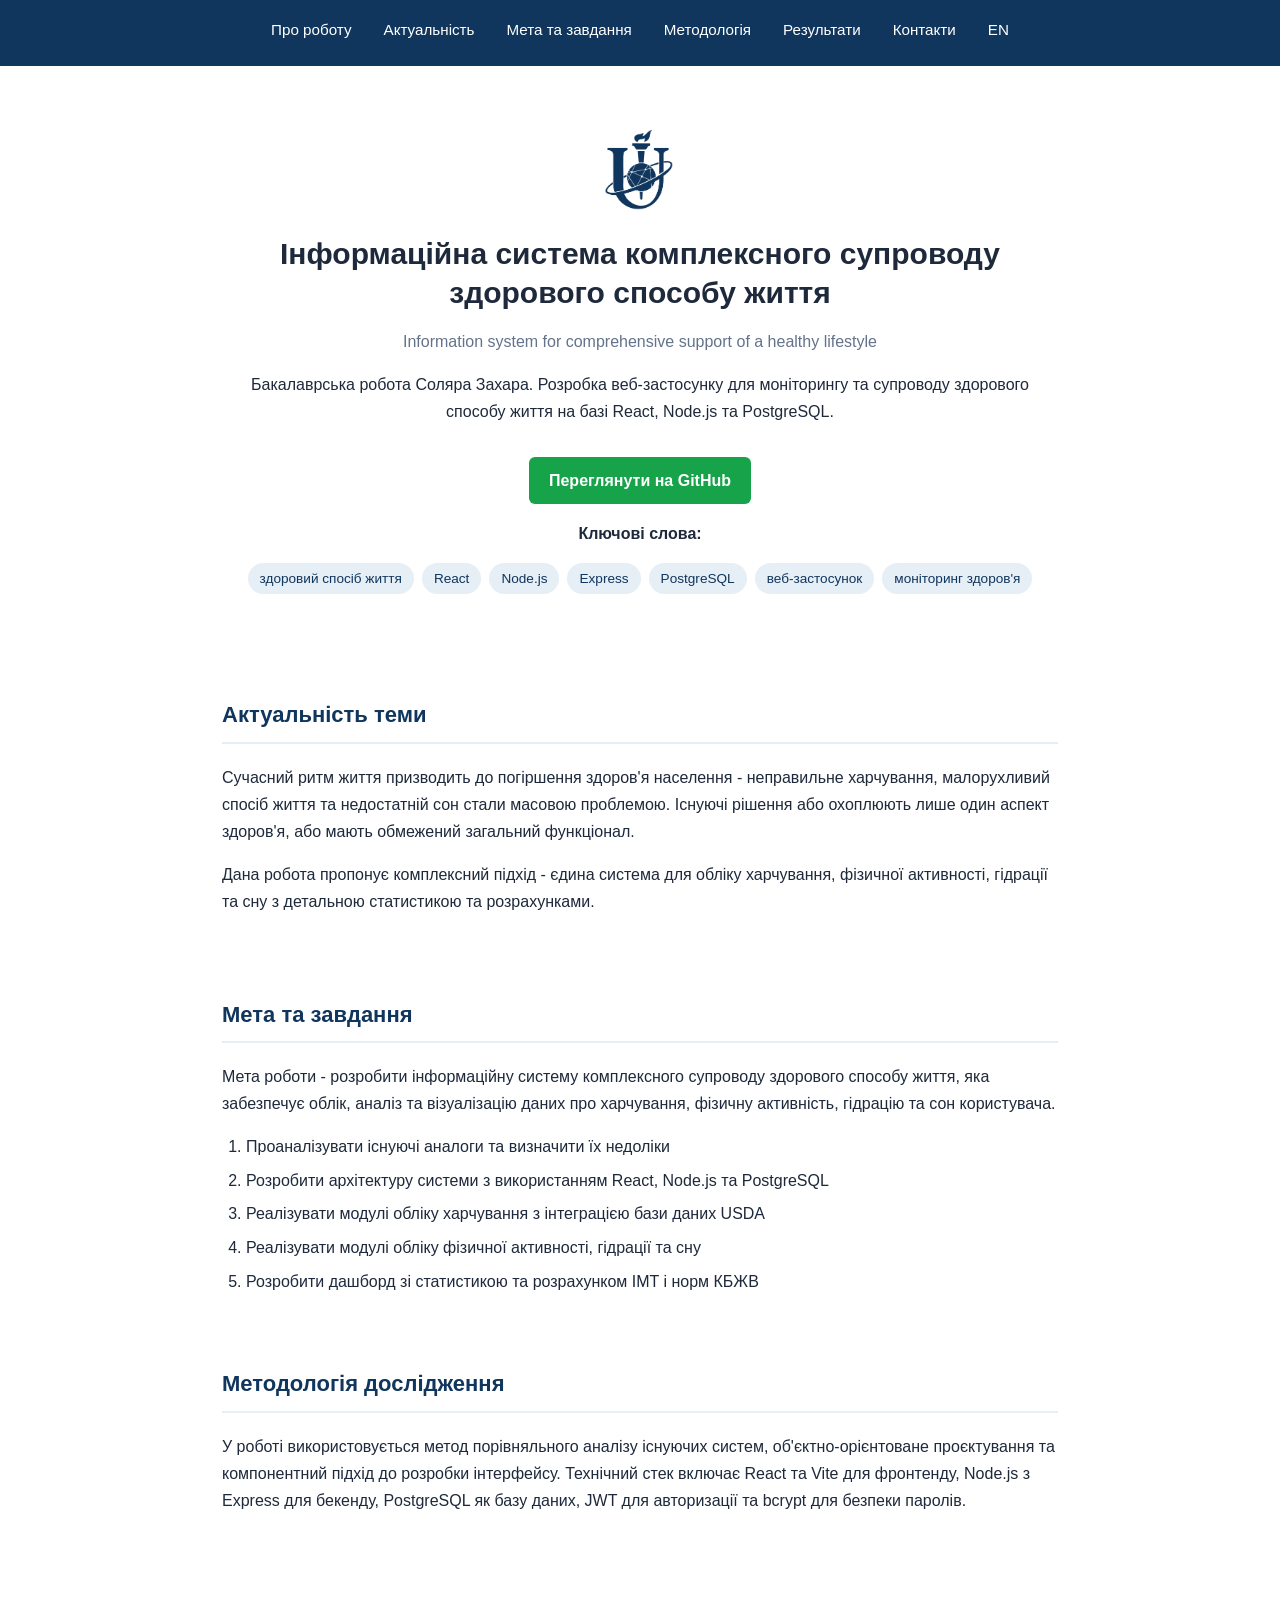
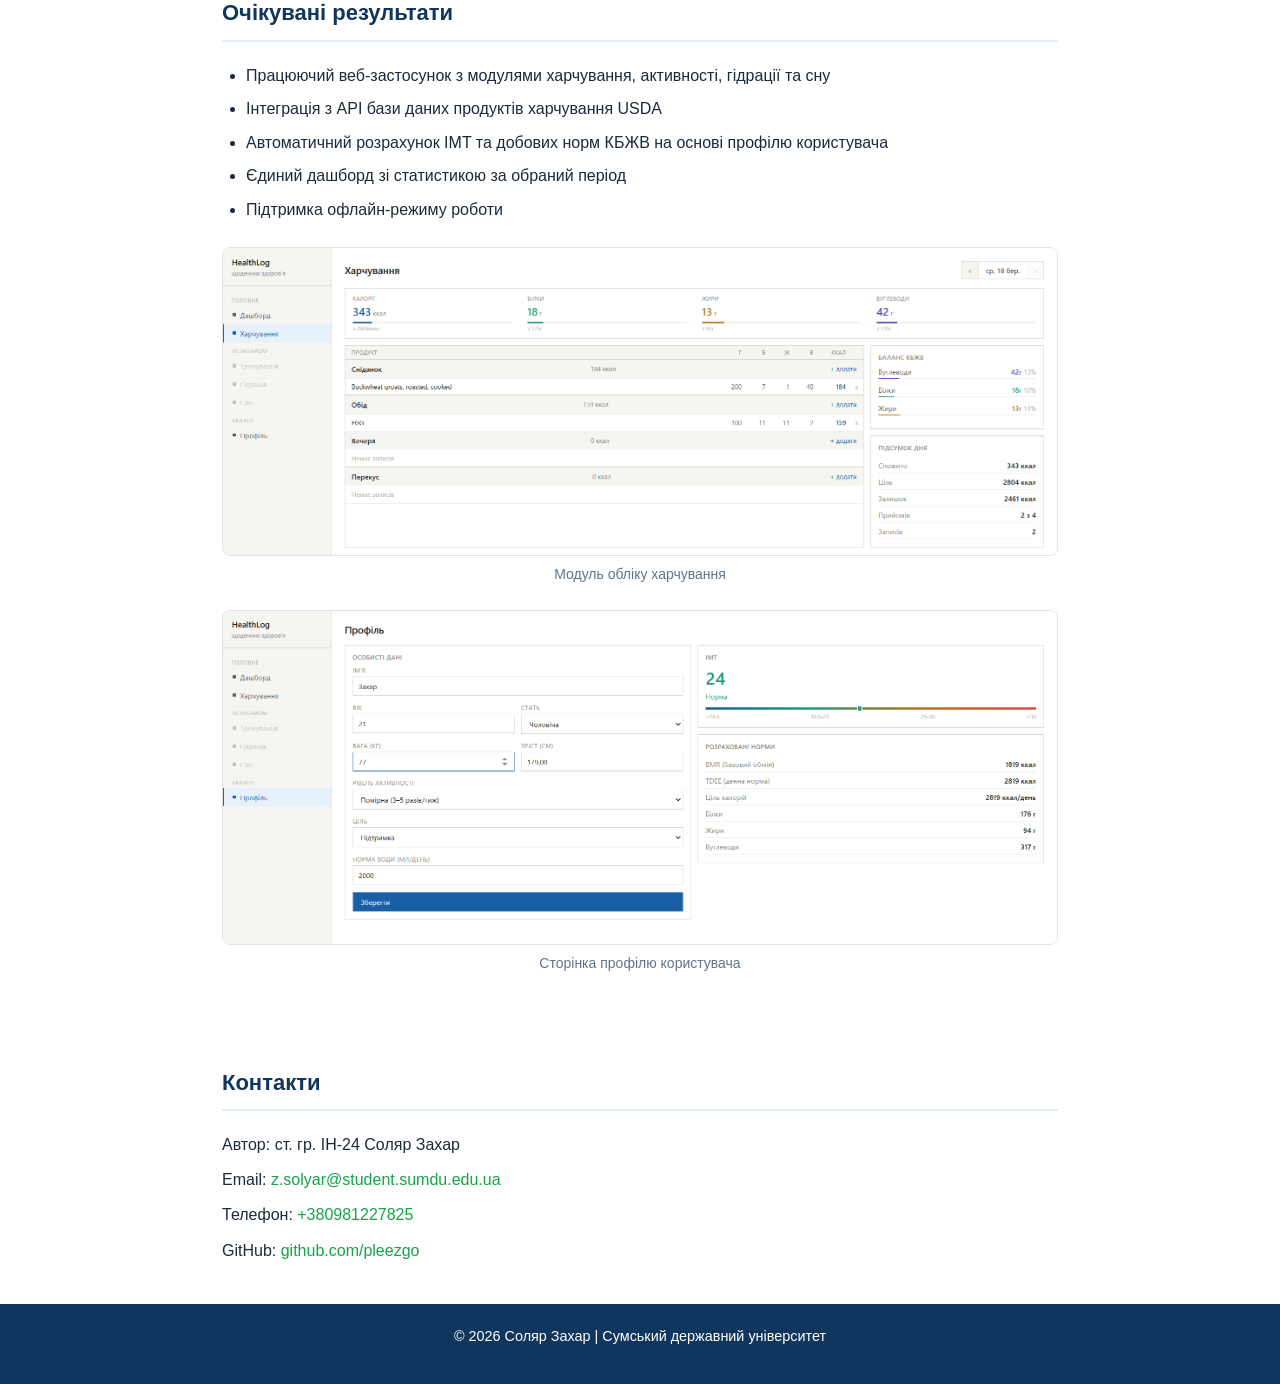
<file: index.html>
<!DOCTYPE html>
<html lang="uk">
<head>
    <meta charset="UTF-8">
    <meta name="viewport" content="width=device-width, initial-scale=1.0">

    <title>Інформаційна система комплексного супроводу здорового способу життя</title>
    <meta name="description" content="Бакалаврська робота Соляра Захара. Розробка веб-застосунку для моніторингу та супроводу здорового способу життя на базі React, Node.js та PostgreSQL." />
    <meta name="keywords" content="інформаційна система, здоровий спосіб життя, React, Node.js, Express, PostgreSQL, веб-застосунок, моніторинг здоров'я" />
    <meta name="author" content="Соляр Захар" />
    <meta name="robots" content="index, follow" />
    
    <link rel="canonical" href="https://pleezgo.github.io/project-landing/" />

    <meta property="og:title" content="Інформаційна система комплексного супроводу здорового способу життя" />
    <meta property="og:description" content="Бакалаврська робота Соляра Захара. Розробка веб-застосунку для моніторингу та супроводу здорового способу життя на базі React, Node.js та PostgreSQL." />
    <meta property="og:type" content="website" />
    <meta property="og:url" content="https://pleezgo.github.io/project-landing/" />
    <meta property="og:locale" content="uk_UA" />

    <link rel="icon" type="image/x-icon" href="images/favicon.ico" />
    <link rel="icon" type="image/png" sizes="16x16" href="images/favicon-16x16.png" />
    <link rel="icon" type="image/png" sizes="32x32" href="images/favicon-32x32.png" />
    <link rel="apple-touch-icon" sizes="180x180" href="images/apple-touch-icon.png" />

    <link rel="stylesheet" href="reset.css" />
    <link rel="stylesheet" href="styles.css" />

    <script type="application/ld+json">
        {
        "@context": "https://schema.org",
        "@type": "ScholarlyArticle",
        "headline": "Інформаційна система комплексного супроводу здорового способу життя",
        "author": {
            "@type": "Person",
            "name": "Соляр Захар"
        },
        "description": "Розробка веб-застосунку для моніторингу та підтримки здорового способу життя на базі React, Node.js та PostgreSQL.",
        "keywords": "інформаційна система, здоровий спосіб життя, React, Node.js, Express, PostgreSQL",
        "inLanguage": "uk"
        }
    </script>
</head>
<body>
  <header role="banner">
    <nav aria-label="Головна навігація">
      <ul>
        <li><a href="#hero-title">Про роботу</a></li>
        <li><a href="#about-title">Актуальність</a></li>
        <li><a href="#goals-title">Мета та завдання</a></li>
        <li><a href="#methodology-title">Методологія</a></li>
        <li><a href="#results-title">Результати</a></li>
        <li><a href="#contacts-title">Контакти</a></li>
        <li><a href="en/index.html">EN</a></li>
      </ul>
    </nav>
  </header>

  <main role="main">
    <section class="hero" aria-labelledby="hero-title">
      <img src="images/logo.png" alt="Логотип університету" />
      <h1 id="hero-title">Інформаційна система комплексного супроводу здорового способу життя</h1>
      <p lang="en">Information system for comprehensive support of a healthy lifestyle</p>
      <p>Бакалаврська робота Соляра Захара. Розробка веб-застосунку для моніторингу та супроводу здорового способу життя на базі React, Node.js та PostgreSQL.</p>
      <a href="https://github.com/pleezgo/project" target="_blank">Переглянути на GitHub</a>
      <p><strong>Ключові слова:</strong></p>
      <ul aria-label="Ключові слова">
        <li>здоровий спосіб життя</li>
        <li>React</li>
        <li>Node.js</li>
        <li>Express</li>
        <li>PostgreSQL</li>
        <li>веб-застосунок</li>
        <li>моніторинг здоров'я</li>
      </ul>
    </section>

    <section aria-labelledby="about-title">
      <h2 id="about-title">Актуальність теми</h2>
      <p>Сучасний ритм життя призводить до погіршення здоров'я населення - неправильне харчування, малорухливий спосіб життя та недостатній сон стали масовою проблемою. Існуючі рішення або охоплюють лише один аспект здоров'я, або мають обмежений загальний функціонал.</p>
      <p>Дана робота пропонує комплексний підхід - єдина система для обліку харчування, фізичної активності, гідрації та сну з детальною статистикою та розрахунками.</p>
    </section>

    <section aria-labelledby="goals-title">
      <h2 id="goals-title">Мета та завдання</h2>
      <p>Мета роботи - розробити інформаційну систему комплексного супроводу здорового способу життя, яка забезпечує облік, аналіз та візуалізацію даних про харчування, фізичну активність, гідрацію та сон користувача.</p>
      <ol aria-label="Основні завдання">
        <li>Проаналізувати існуючі аналоги та визначити їх недоліки</li>
        <li>Розробити архітектуру системи з використанням React, Node.js та PostgreSQL</li>
        <li>Реалізувати модулі обліку харчування з інтеграцією бази даних USDA</li>
        <li>Реалізувати модулі обліку фізичної активності, гідрації та сну</li>
        <li>Розробити дашборд зі статистикою та розрахунком IMT і норм КБЖВ</li>
      </ol>
    </section>

    <section aria-labelledby="methodology-title">
      <h2 id="methodology-title">Методологія дослідження</h2>
      <p>У роботі використовується метод порівняльного аналізу існуючих систем, об'єктно-орієнтоване проєктування та компонентний підхід до розробки інтерфейсу. Технічний стек включає React та Vite для фронтенду, Node.js з Express для бекенду, PostgreSQL як базу даних, JWT для авторизації та bcrypt для безпеки паролів.</p>
    </section>

    <section aria-labelledby="results-title">
      <h2 id="results-title">Очікувані результати</h2>
      <ul>
        <li>Працюючий веб-застосунок з модулями харчування, активності, гідрації та сну</li>
        <li>Інтеграція з API бази даних продуктів харчування USDA</li>
        <li>Автоматичний розрахунок IMT та добових норм КБЖВ на основі профілю користувача</li>
        <li>Єдиний дашборд зі статистикою за обраний період</li>
        <li>Підтримка офлайн-режиму роботи</li>
      </ul>

      <figure>
        <img src="images/screenshot-1.png" alt="Скріншот модулю обліку харчування" />
        <figcaption>Модуль обліку харчування</figcaption>
      </figure>
      <figure>
        <img src="images/screenshot-2.png" alt="Скріншот сторінки профілю користувача" />
        <figcaption>Сторінка профілю користувача</figcaption>
      </figure>
    </section>

    <section aria-labelledby="contacts-title">
      <h2 id="contacts-title">Контакти</h2>
      <address>
        <p>Автор: ст. гр. ІН-24 Соляр Захар</p>
        <p>Email: <a href="mailto:z.solyar@student.sumdu.edu.ua">z.solyar@student.sumdu.edu.ua</a></p>
        <p>Телефон: <a href="tel:+380981227825">+380981227825</a></p>
        <p>GitHub: <a href="https://github.com/pleezgo" target="_blank">github.com/pleezgo</a></p>
      </address>
    </section>
  </main>

  <footer role="contentinfo">
    <p>© 2026 Соляр Захар | Сумський державний університет</p>
  </footer>
</body>
</html>
</file>
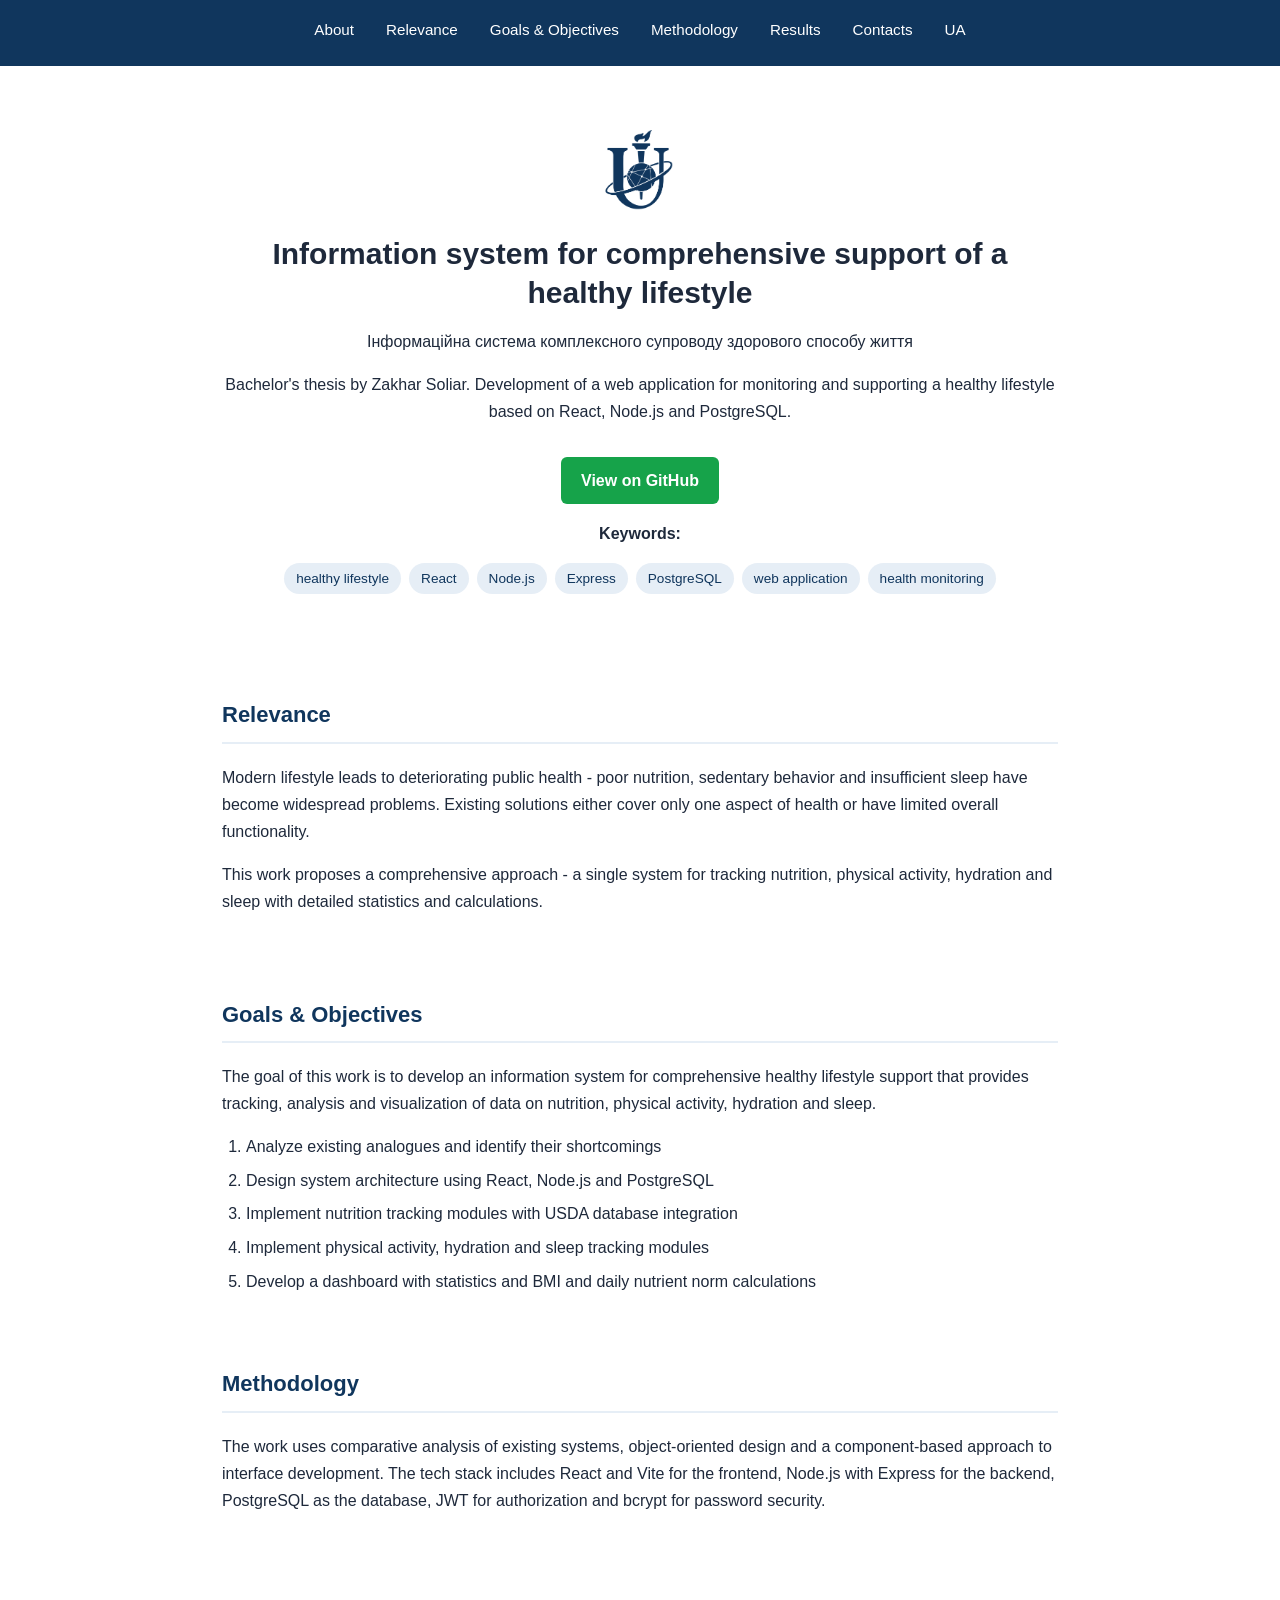
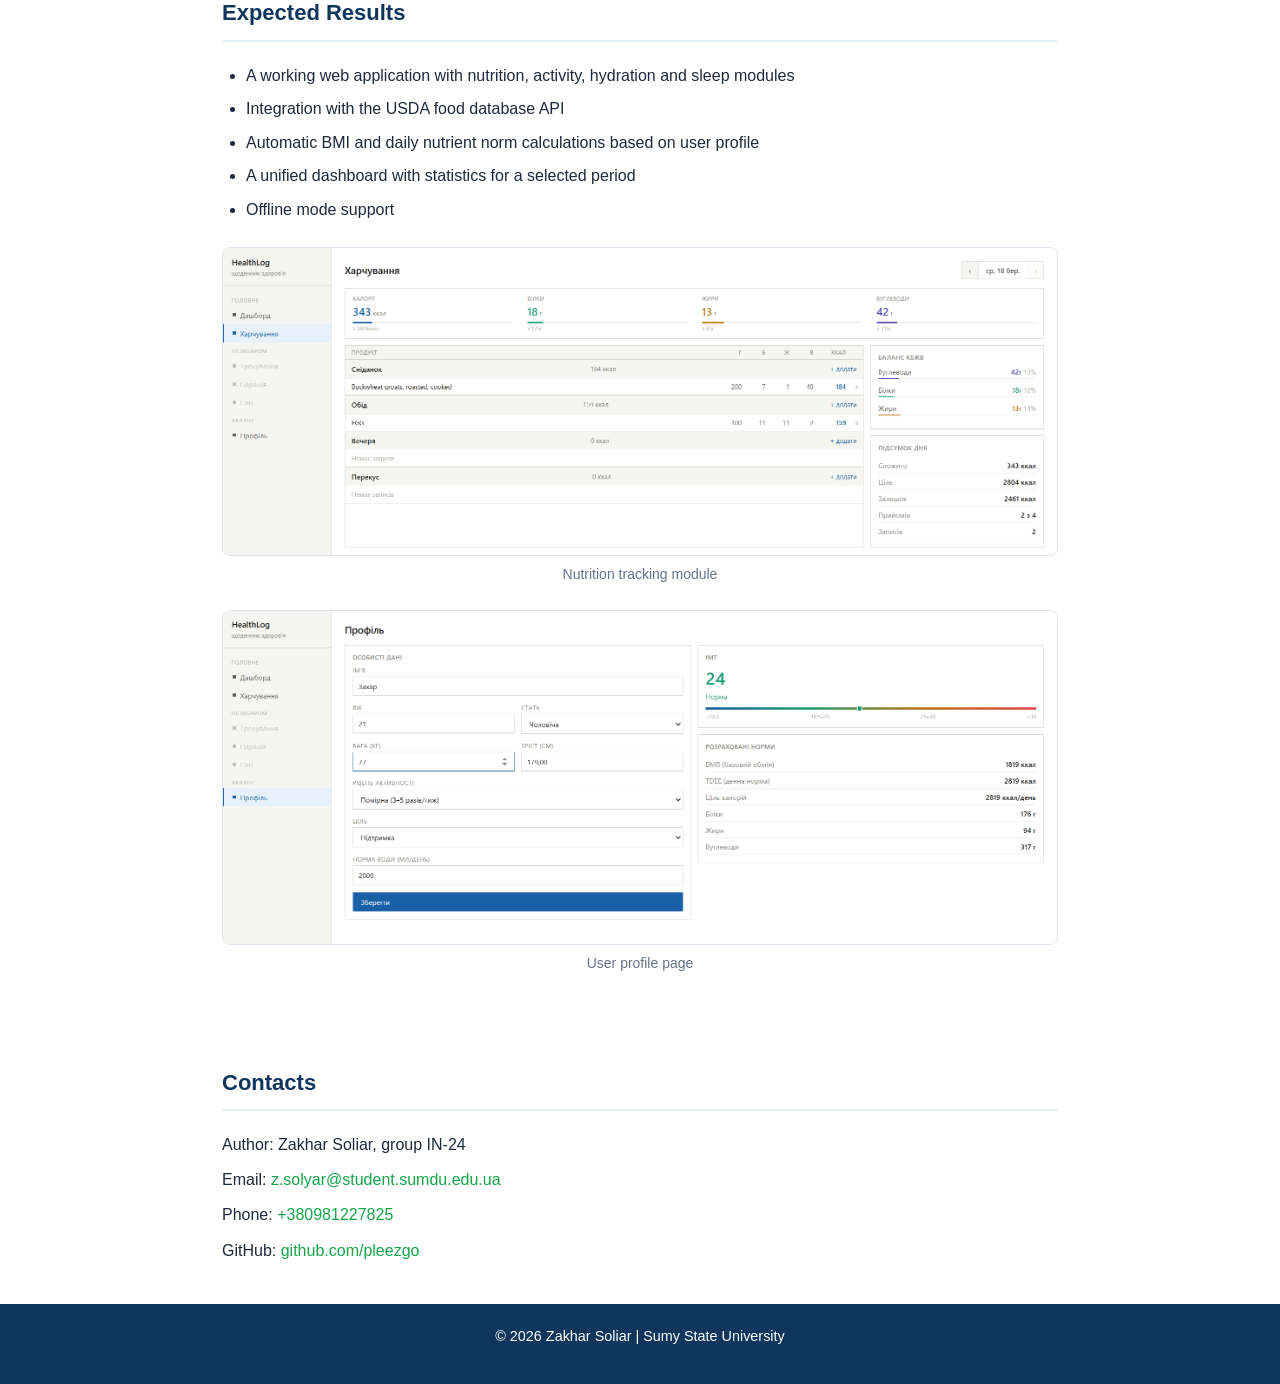
<file: en/index.html>
<!DOCTYPE html>
<html lang="en">
<head>
    <meta charset="UTF-8">
    <meta name="viewport" content="width=device-width, initial-scale=1.0">

    <title>Information System for Comprehensive Healthy Lifestyle Support</title>
    <meta name="description" content="Bachelor's thesis by Zakhar Soliar. Development of a web application for monitoring and supporting a healthy lifestyle based on React, Node.js and PostgreSQL." />
    <meta name="keywords" content="information system, healthy lifestyle, React, Node.js, Express, PostgreSQL, web application, health monitoring" />
    <meta name="author" content="Zakhar Soliar" />
    <meta name="robots" content="index, follow" />

    <link rel="canonical" href="https://pleezgo.github.io/project-landing/en/" />

    <meta property="og:title" content="Information System for Comprehensive Healthy Lifestyle Support" />
    <meta property="og:description" content="Bachelor's thesis by Zakhar Soliar. Development of a web application for monitoring and supporting a healthy lifestyle." />
    <meta property="og:type" content="website" />
    <meta property="og:url" content="https://pleezgo.github.io/project-landing/en/" />
    <meta property="og:locale" content="en_US" />

    <link rel="icon" type="image/x-icon" href="../images/favicon.ico" />
    <link rel="icon" type="image/png" sizes="16x16" href="../images/favicon-16x16.png" />
    <link rel="icon" type="image/png" sizes="32x32" href="../images/favicon-32x32.png" />
    <link rel="apple-touch-icon" sizes="180x180" href="../images/apple-touch-icon.png" />

    <link rel="stylesheet" href="../reset.css" />
    <link rel="stylesheet" href="../styles.css" />

    <script type="application/ld+json">
    {
        "@context": "https://schema.org",
        "@type": "ScholarlyArticle",
        "headline": "Information System for Comprehensive Healthy Lifestyle Support",
        "author": {
            "@type": "Person",
            "name": "Zakhar Soliar"
        },
        "description": "Development of a web application for monitoring and supporting a healthy lifestyle based on React, Node.js and PostgreSQL.",
        "keywords": "information system, healthy lifestyle, React, Node.js, Express, PostgreSQL",
        "inLanguage": "en"
    }
    </script>
</head>
<body>
    <header role="banner">
        <nav aria-label="Main navigation">
            <ul>
                <li><a href="#hero-title">About</a></li>
                <li><a href="#about-title">Relevance</a></li>
                <li><a href="#goals-title">Goals & Objectives</a></li>
                <li><a href="#methodology-title">Methodology</a></li>
                <li><a href="#results-title">Results</a></li>
                <li><a href="#contacts-title">Contacts</a></li>
                <li><a href="../index.html">UA</a></li>
            </ul>
        </nav>
    </header>

    <main role="main">
        <section class="hero" aria-labelledby="hero-title">
            <img src="../images/logo.png" alt="Sumy State University logo" />
            <h1 id="hero-title">Information system for comprehensive support of a healthy lifestyle</h1>
            <p lang="uk">Інформаційна система комплексного супроводу здорового способу життя</p>
            <p>Bachelor's thesis by Zakhar Soliar. Development of a web application for monitoring and supporting a healthy lifestyle based on React, Node.js and PostgreSQL.</p>
            <a href="https://github.com/pleezgo/project" target="_blank">View on GitHub</a>
            <p><strong>Keywords:</strong></p>
            <ul aria-label="Keywords">
                <li>healthy lifestyle</li>
                <li>React</li>
                <li>Node.js</li>
                <li>Express</li>
                <li>PostgreSQL</li>
                <li>web application</li>
                <li>health monitoring</li>
            </ul>
        </section>

        <section aria-labelledby="about-title">
            <h2 id="about-title">Relevance</h2>
            <p>Modern lifestyle leads to deteriorating public health - poor nutrition, sedentary behavior and insufficient sleep have become widespread problems. Existing solutions either cover only one aspect of health or have limited overall functionality.</p>
            <p>This work proposes a comprehensive approach - a single system for tracking nutrition, physical activity, hydration and sleep with detailed statistics and calculations.</p>
        </section>

        <section aria-labelledby="goals-title">
            <h2 id="goals-title">Goals & Objectives</h2>
            <p>The goal of this work is to develop an information system for comprehensive healthy lifestyle support that provides tracking, analysis and visualization of data on nutrition, physical activity, hydration and sleep.</p>
            <ol aria-label="Main objectives">
                <li>Analyze existing analogues and identify their shortcomings</li>
                <li>Design system architecture using React, Node.js and PostgreSQL</li>
                <li>Implement nutrition tracking modules with USDA database integration</li>
                <li>Implement physical activity, hydration and sleep tracking modules</li>
                <li>Develop a dashboard with statistics and BMI and daily nutrient norm calculations</li>
            </ol>
        </section>

        <section aria-labelledby="methodology-title">
            <h2 id="methodology-title">Methodology</h2>
            <p>The work uses comparative analysis of existing systems, object-oriented design and a component-based approach to interface development. The tech stack includes React and Vite for the frontend, Node.js with Express for the backend, PostgreSQL as the database, JWT for authorization and bcrypt for password security.</p>
        </section>

        <section aria-labelledby="results-title">
            <h2 id="results-title">Expected Results</h2>
            <ul>
                <li>A working web application with nutrition, activity, hydration and sleep modules</li>
                <li>Integration with the USDA food database API</li>
                <li>Automatic BMI and daily nutrient norm calculations based on user profile</li>
                <li>A unified dashboard with statistics for a selected period</li>
                <li>Offline mode support</li>
            </ul>

            <figure>
                <img src="../images/screenshot-1.png" alt="Screenshot of nutrition tracking module" />
                <figcaption>Nutrition tracking module</figcaption>
            </figure>
            <figure>
                <img src="../images/screenshot-2.png" alt="Screenshot of user profile page" />
                <figcaption>User profile page</figcaption>
            </figure>
        </section>

        <section aria-labelledby="contacts-title">
            <h2 id="contacts-title">Contacts</h2>
            <address>
                <p>Author: Zakhar Soliar, group IN-24</p>
                <p>Email: <a href="mailto:z.solyar@student.sumdu.edu.ua">z.solyar@student.sumdu.edu.ua</a></p>
                <p>Phone: <a href="tel:+380981227825">+380981227825</a></p>
                <p>GitHub: <a href="https://github.com/pleezgo" target="_blank">github.com/pleezgo</a></p>
            </address>
        </section>
    </main>

    <footer role="contentinfo">
        <p>© 2026 Zakhar Soliar | Sumy State University</p>
    </footer>
</body>
</html>
</file>
<file: styles.css>
/* variables */
:root {
    --primary: #10365d;
    --accent: #16a34a;
    --primary-light: #e6eef6;
    --text: #1e293b;
    --text-light: #63738b;
    --border: #dde4ec;
    --white: #ffffff;
}

/* base styles */
body {
    font-family: 'Segoe UI', Arial, sans-serif;
    color: var(--text);
    line-height: 1.7;
}

/* header */
header {
    background-color: var(--primary);
    padding: 1rem 2rem;
    position: sticky;
    top: 0;
    z-index: 100;
}

header nav ul {
    display: flex;
    gap: 2rem;
    justify-content: center;
    flex-wrap: wrap;
}

header nav a {
    color: var(--white);
    font-weight: 500;
    font-size: 0.95rem;
}

header nav a:hover {
    opacity: 0.75;
}

/* sections */
section {
    max-width: 900px;
    margin: 0 auto;
    padding: 2rem;
}

/* hero section */
.hero {
    text-align: center;
    padding: 4rem 2rem;
}

.hero img {
    height: 80px;
    width: auto;
    margin: 0 auto 1.5rem;
}

.hero a {
    display: inline-block;
    background-color: var(--accent);
    color: var(--white);
    padding: 0.6rem 1.25rem;
    border-radius: 6px;
    font-weight: 600;
    margin: 1rem 0;
}

/* keyword tags */
.hero ul {
    display: flex;
    flex-wrap: wrap;
    gap: 0.5rem;
    justify-content: center;
    margin-top: 1rem;
}

.hero ul li {
    background-color: var(--primary-light);
    color: var(--primary);
    padding: 0.25rem 0.75rem;
    border-radius: 100px;
    font-size: 0.85rem;
}

/* headings */
h1,
h2 {
    scroll-margin-top: 70px;
}

h1 {
    font-size: 1.875rem;
    font-weight: 700;
    margin-bottom: 1rem;
    line-height: 1.3;
}

h2 {
    font-size: 1.375rem;
    font-weight: 700;
    color: var(--primary);
    margin-bottom: 1.25rem;
    padding-bottom: 0.5rem;
    border-bottom: 2px solid var(--primary-light);
}

p {
    margin-bottom: 1rem;
}

.hero p[lang="en"] {
    color: var(--text-light);
}

/* lists */
ol {
    list-style: decimal;
    padding-left: 1.5rem;
}

ul:not(.hero ul):not(nav ul) {
    list-style: disc;
    padding-left: 1.5rem;
}

li {
    margin-bottom: 0.4rem;
}

/* figures */
figure {
    margin: 1.5rem 0;
    text-align: center;
}

figure img {
    max-width: 100%;
    border-radius: 8px;
    border: 1px solid var(--border);
}

figcaption {
    font-size: 0.875rem;
    color: var(--text-light);
    margin-top: 0.4rem;
}

/* contacts */
address {
    font-style: normal;
}

address p {
    margin-bottom: 0.5rem;
}

address a {
    color: var(--accent);
}

/* footer */
footer {
    background-color: var(--primary);
    color: var(--white);
    text-align: center;
    padding: 1.25rem;
    font-size: 0.9rem;
}

/* responsive */
@media (max-width: 768px) {
    h1 {
        font-size: 1.375rem;
    }

    h2 {
        font-size: 1.125rem;
    }

    section {
        padding: 2rem 1rem;
    }

    header nav ul {
        gap: 1rem;
    }
}
</file>
